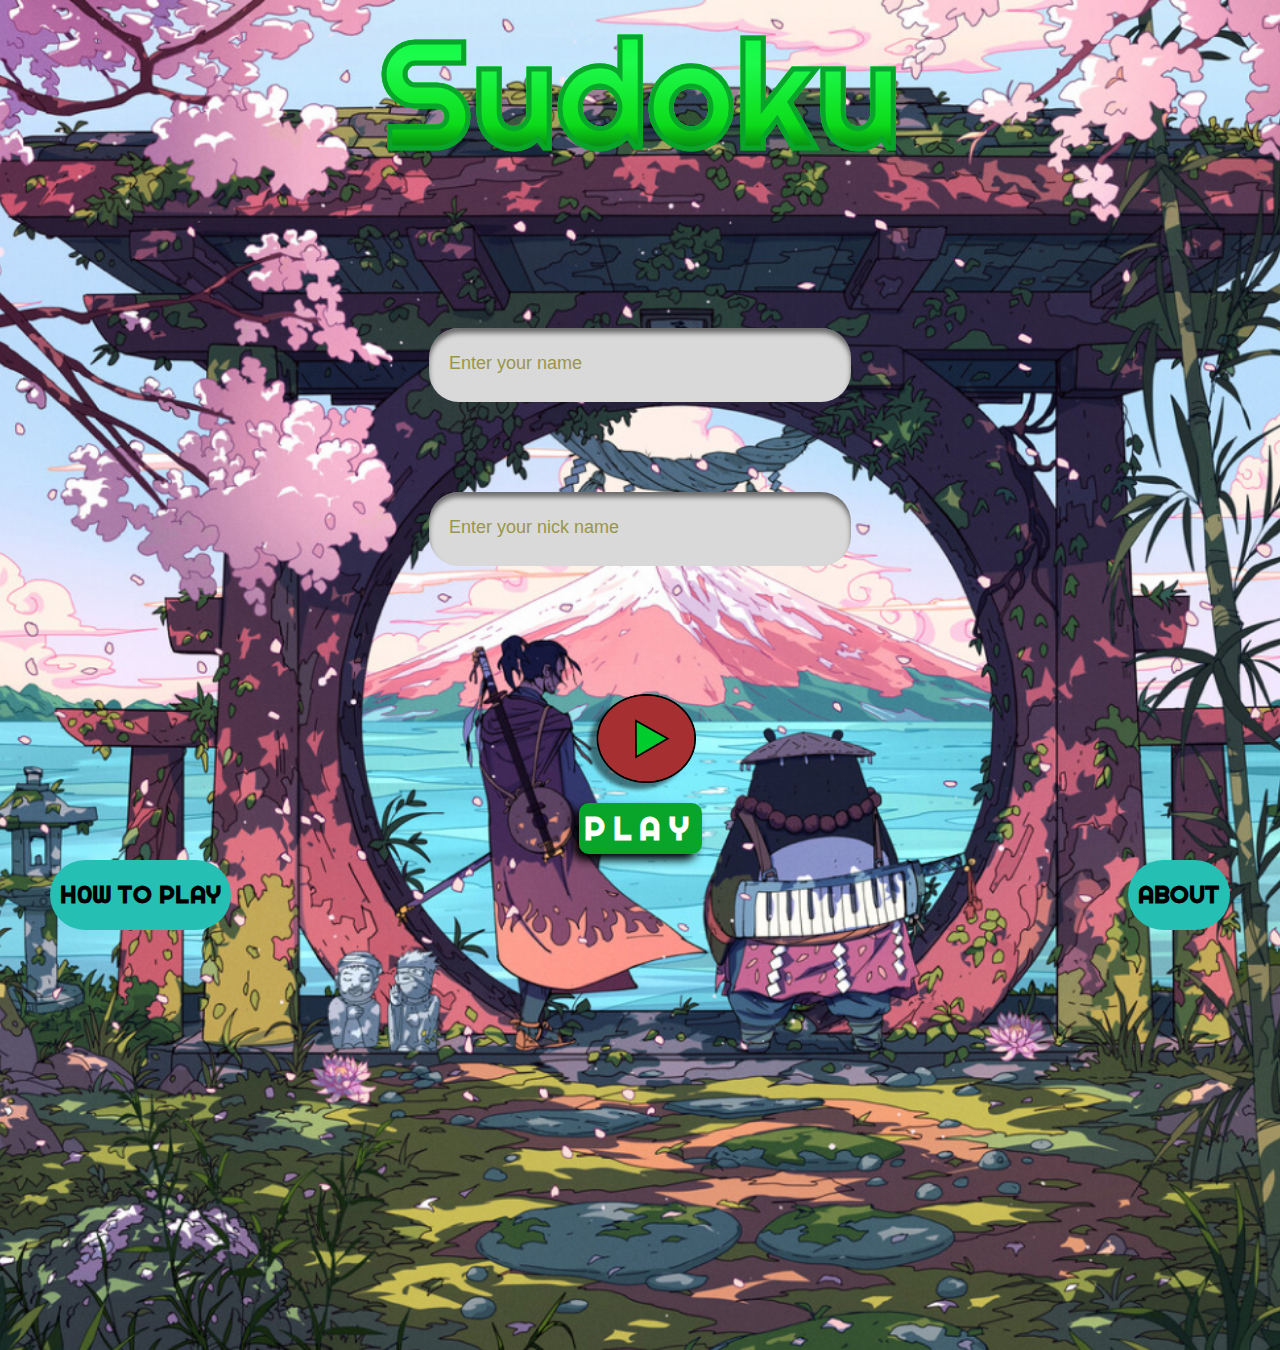
<file: index.html>
<!DOCTYPE html>
<html lang="en">
  <head>
    <meta charset="UTF-8" />
    <meta name="viewport" content="width=device-width, initial-scale=1.0" />
    <title>Sudoku</title>
    <link rel="stylesheet" href="styles.css" />
  </head>
  <body>
    <div class="background">
      <header>
        <!-- <img src="/assets/Sudoku.png" alt=""> -->
        <h1>Sudoku</h1>
      </header>
      <div class="input">
        <!-- <label for="name">Enter your name</label> -->
        <div class="name">
          <input
            type="text"
            id="name"
            name="name"
            placeholder="Enter your name"
          />
        </div>
        <div class="nickname">
          <input
            type="text"
            id="name"
            name="name"
            placeholder="Enter your nick name"
          />
        </div>
      </div>
      <div class="play">
        <a href="game.html">
          <div class="play-button">
            <img src="./assets/Play_Button.png" alt="" />
          </div>
          <h2>PLAY</h2>
        </a>
      </div>

      <div class="last">
        <a href="instruction.html">
          <div class="instruction box">
            <h2>H0W TO PLAY</h2>
          </div>
        </a>
        <a href="about.html">
          <div class="about box">
            <h2>ABOUT</h2>
          </div>
        </a>
      </div>
    </div>
  </body>
</html>
</file>
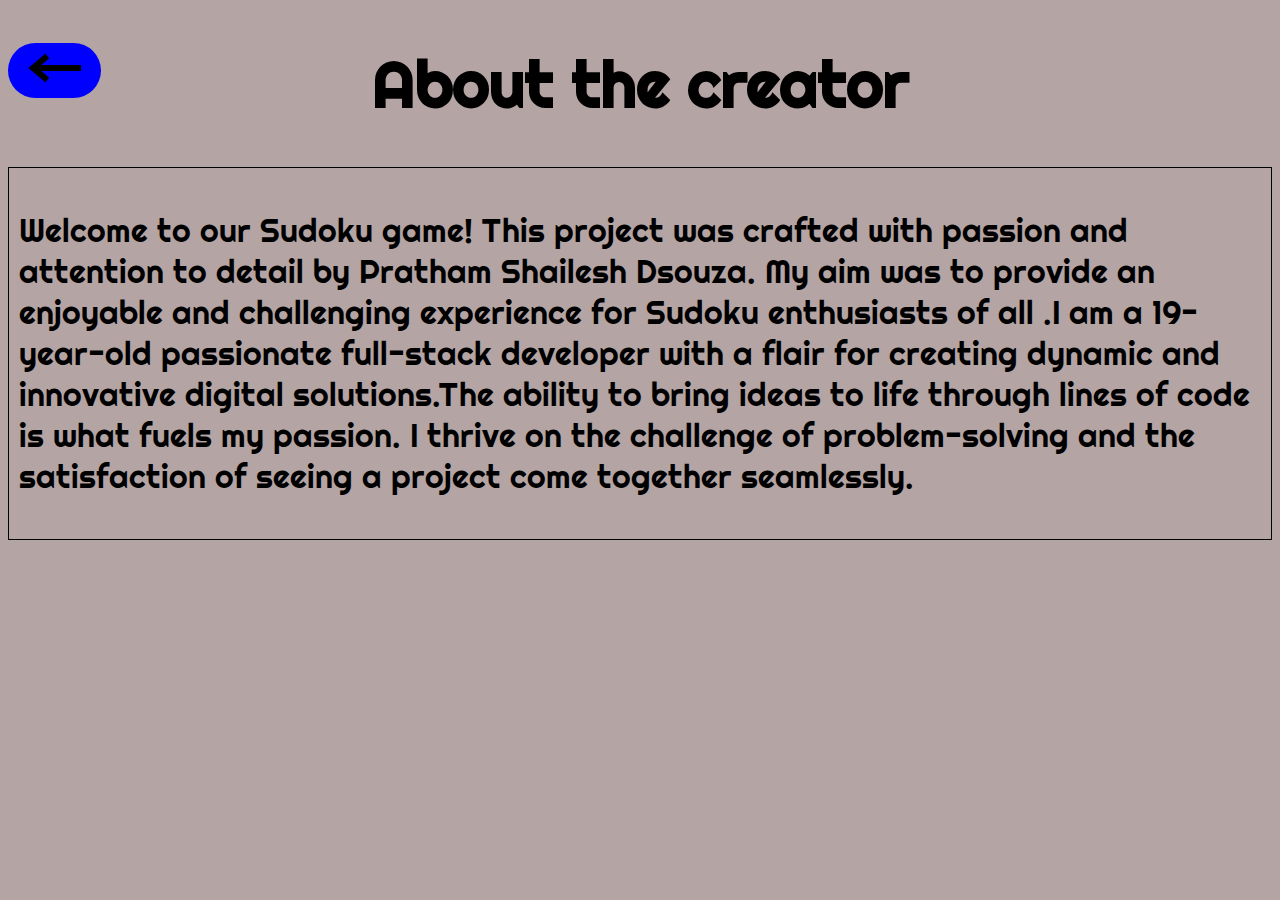
<file: about.html>
<!DOCTYPE html>
<html lang="en">
<head>
    <meta charset="UTF-8">
    <meta name="viewport" content="width=device-width, initial-scale=1.0">
    <title>About</title>
    <link rel="stylesheet" href="about.css">
</head>
<body>
    <a href="index.html">
    <div class="back">
        <img src="./assets/Back_button.png" alt="">
    </div></a>
    <header>
        <h1>About the creator</h1>
    </header>
    <div class="box">
        <p>Welcome to our Sudoku game! This project was crafted with passion and attention to detail by
Pratham Shailesh Dsouza. My aim was to provide an enjoyable and challenging experience for
Sudoku enthusiasts of all .I am  a 19-year-old passionate full-stack developer with a flair for creating
dynamic and innovative digital solutions.The ability to bring ideas to life through lines of code is 
what fuels my passion. I thrive on the challenge of problem-solving and the satisfaction of seeing a 
project come together seamlessly.</p>
    </div>
    
</body>
</html>
</file>
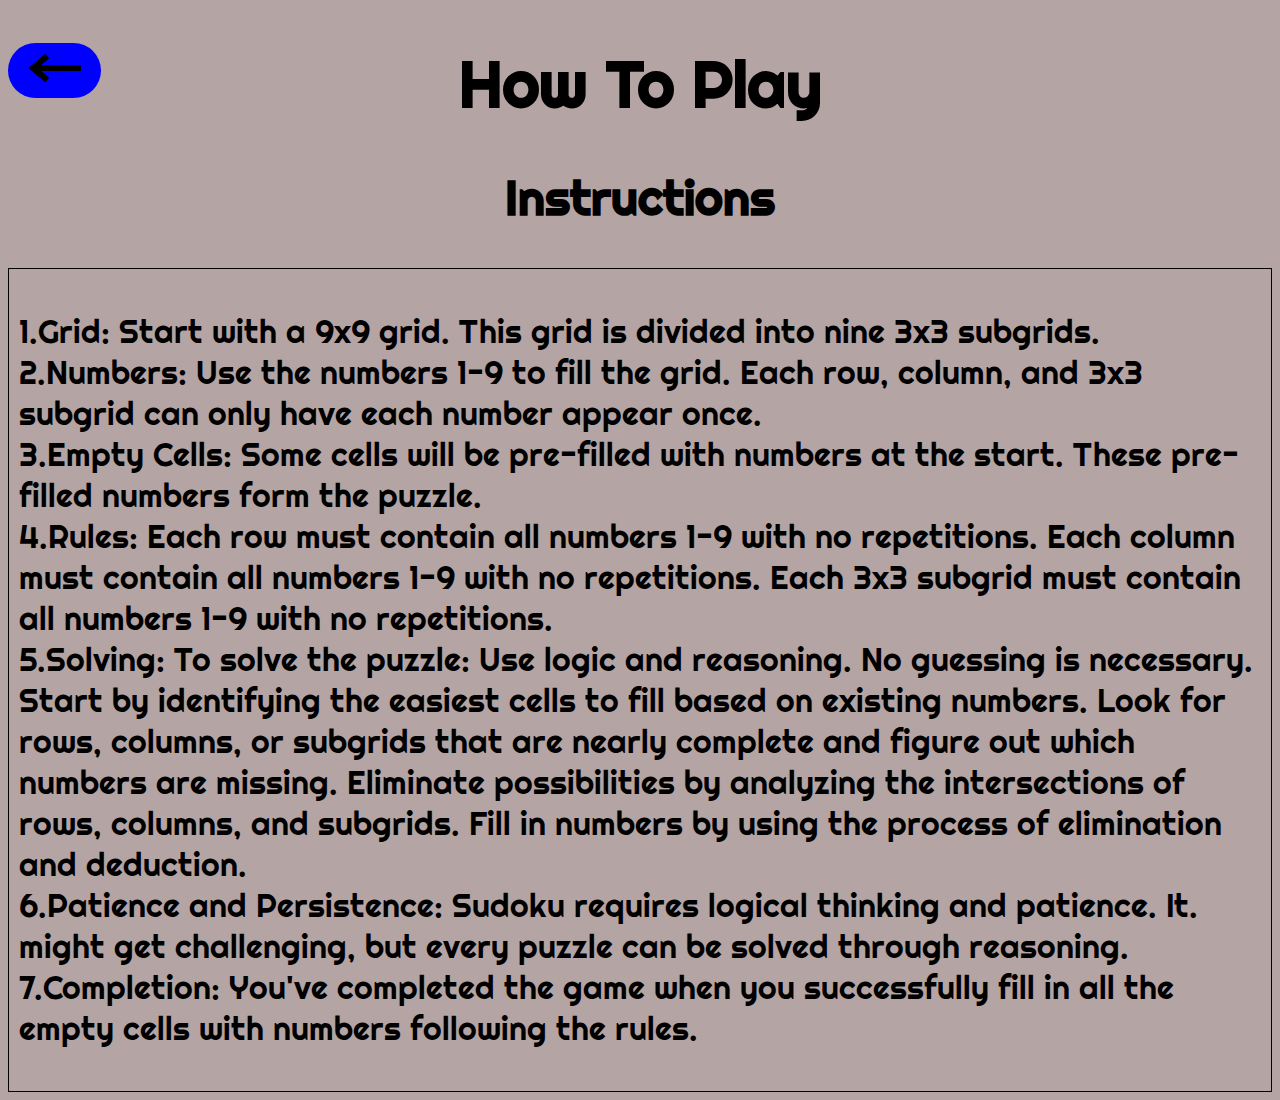
<file: instruction.html>
<!DOCTYPE html>
<html lang="en">
<head>
    <meta charset="UTF-8">
    <meta name="viewport" content="width=device-width, initial-scale=1.0">
    <title>Instructions</title>
    <link rel="stylesheet" href="instruction.css">
</head>
<body>
    <a href="index.html">
    <div class="back">
        <img src="/assets/Back_button.png" alt="">
    </div></a>
    <header>
        <h1>How To Play</h1>
        <h2>Instructions</h2>
    </header>
    <div class="box">
        <p>1.Grid: Start with a 9x9 grid. This grid is divided into nine 3x3 subgrids.
<br>2.Numbers: Use the numbers 1-9 to fill the grid. Each row, column, and 3x3 subgrid can only have each number appear
  once.
<br>3.Empty Cells: Some cells will be pre-filled with numbers at the start. These pre-filled numbers form the puzzle.
<br>4.Rules:
   Each row must contain all numbers 1-9 with no repetitions.
   Each column must contain all numbers 1-9 with no repetitions.
   Each 3x3 subgrid must contain all numbers 1-9 with no repetitions.
<br>5.Solving: To solve the puzzle:
   Use logic and reasoning. No guessing is necessary.
   Start by identifying the easiest cells to fill based on existing numbers.
   Look for rows, columns, or subgrids that are nearly complete and figure out which numbers are missing.
   Eliminate possibilities by analyzing the intersections of rows, columns, and subgrids.
   Fill in numbers by using the process of elimination and deduction.
<br>6.Patience and Persistence: Sudoku requires logical thinking and patience. It.
   might get challenging, but every puzzle can be solved through reasoning.
<br>7.Completion: You've completed the game when you successfully fill in all the 
   empty cells with numbers following the rules.</p>
    </div>
    
</body>
</html>
</file>
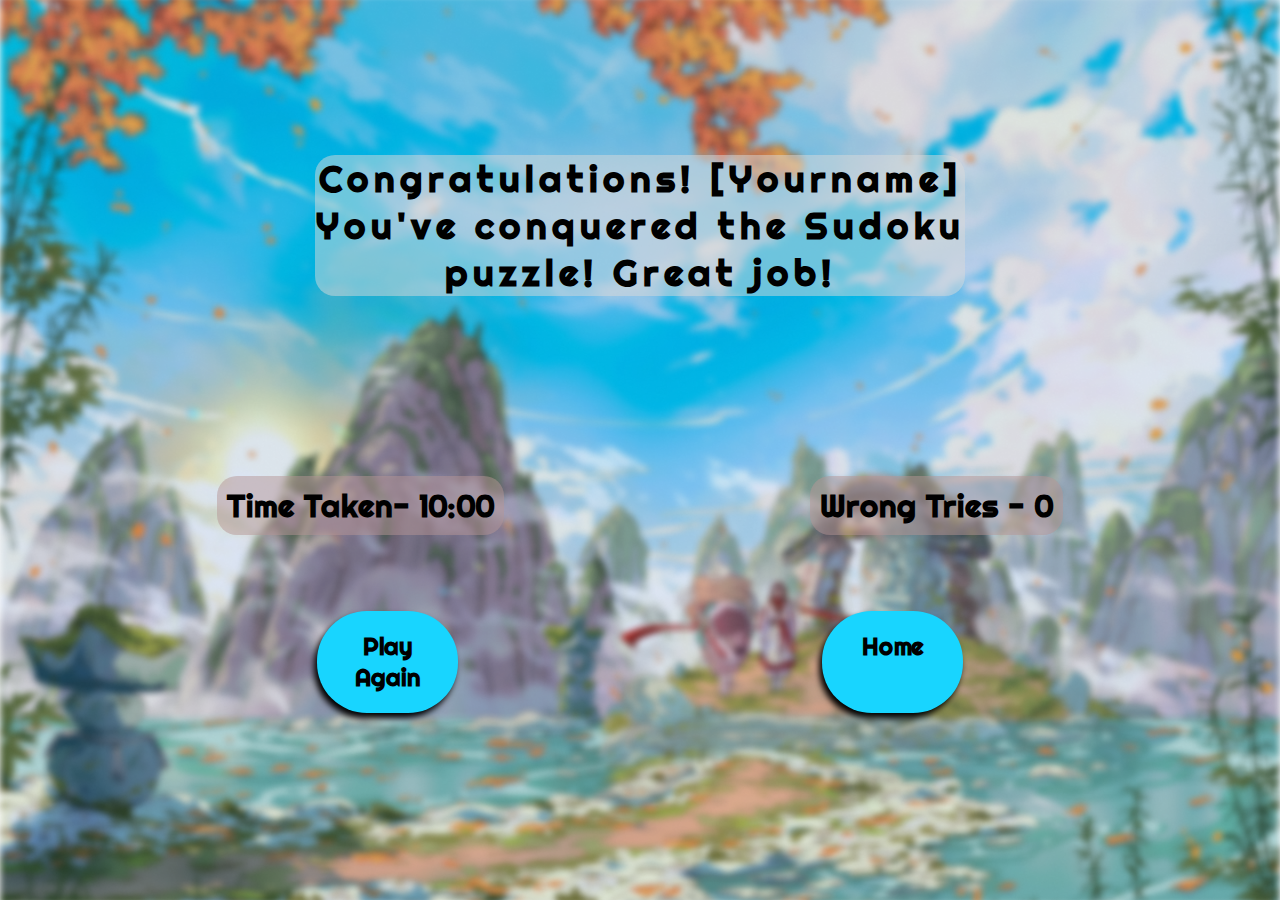
<file: result.html>
<!DOCTYPE html>
<html lang="en">
<head>
    <meta charset="UTF-8">
    <meta name="viewport" content="width=device-width, initial-scale=1.0">
    <title>Document</title>
    <link rel="stylesheet" href="result.css">
</head>
<body>
    <div class="background">
        <div class="win_text">
            <h2>Congratulations! <span>[Yourname]</span> You've conquered the Sudoku puzzle! Great job!</h2>
            <!-- <h2>You Lost ! Better Luck Next Time <span>[Nickname]</span></h2> -->
        </div>
        <div class="score">
            <div class="new">

                <div class="time"><h2>Time Taken- <span>10:00</span></h2></div>
                <div class="try"><h2>Wrong Tries - <span>0</span></h2></div>
            </div>
        </div>
        <div class="buttons">
            <div class="neww">

                <div class="play_again nn"><h2>Play Again</h2></div>
                <div class="Home nn"><h2>Home</h2></div>
            </div>
        </div>
        
    </div>
    </body>
    </html>
</file>
<file: styles.css>
@import url('https://fonts.googleapis.com/css2?family=Righteous&display=swap');
body{
    font-family: 'Righteous', sans-serif;
    margin: 0;
    padding: 0;
}

.background{
    background-image: url('./assets/First_page.jpg');
    background-size: cover;
    background-repeat: no-repeat;
    background-position: center;
    width: 100%;
    height: 150vh;
    padding: 0;
}

header{
    text-align: center;
}

header h1{
    font-size: 150px;
    -webkit-text-stroke: 0.3px #09a52b;;
    background: linear-gradient(to bottom,rgb(0, 249, 54), rgb(29, 251, 77),rgb(12, 219, 26), #000000);
    stroke: green;
    -webkit-background-clip: text;
    color: transparent; 
    margin-top: 0px;

}

input{
    background-color: #d9d9d9;
    box-shadow: inset 0 5px 5px rgba(0, 0, 0, 0.5);
    
}
::placeholder {
    color: rgb(153, 150, 74);
    font-size: 18px;
}

.input{
    display: flex;
    flex-direction: column;
    align-items: center;
}

.nickname{
    margin-top: 50px;
}

#name{
    height: 5.4em;
    width: 30em;
    border-radius: 30px;
    margin-top: 40px;
    border: none;
    padding-left: 20px;
}

.play{
    text-align: center;
     line-height: 10px;   
}


.play-button img{
    height: 100px;
    margin-top: 10%;
    margin-bottom: 30px;
    


    
}

.play h2{
    color: white;
    font-size: 2em;
    letter-spacing: 8px;
    background-color: #09a52b;
    display: inline;
    border-radius: 10px;
    padding: 5px;
    box-shadow: #000000 -6px 6px 10px ;
}

.box{
    background-color: rgb(37, 192, 179);
    display: inline-block;
    padding: 0 10px;
    border-radius: 40px;
    margin: 20px 50px;
}

.last{
    display: flex;
    justify-content: space-between;
}
a{
    text-decoration: none;
    color: #000000;
}

@media only screen and (max-width: 1000px) {
    body{
        overflow: hidden;
    }

    header h1{
        padding-top: 10%;
    }
    
    .background{
        height: 100vh;
    }
    #name{
        width: 30vw;
        height: 8vh;
        border-radius: 70px;
        
    }

    .play-button img{
        height: 10%;
        margin-top: 20%; 
    }
    .play h2{
        color: white;
        font-size: 4em;
        letter-spacing: 8px;
    }

    .last{
        font-size: 25px;
    }
    .box{
        border-radius: 50px;
    }

    ::placeholder {
        font-size: 26px;
    }

}
</file>
<file: about.css>
@import url('https://fonts.googleapis.com/css2?family=Righteous&display=swap');
body{
    font-family: 'Righteous', sans-serif;
    background-color: rgb(180, 164, 164);
}

.back{
    display: inline-block;
    background-color: blue;
    padding: 10px 20px;
    border-radius: 50px;
    position: absolute;
}

header{
    text-align: center;
    font-size: 2em;
}

.box{
    border: 1px black solid;
    font-size: 2em;
    padding: 10px;
}
</file>
<file: instruction.css>
@import url('https://fonts.googleapis.com/css2?family=Righteous&display=swap');
body{
    font-family: 'Righteous', sans-serif;
    background-color: rgb(180, 164, 164);
}

.back{
    display: inline-block;
    background-color: blue;
    padding: 10px 20px;
    border-radius: 50px;
    position: absolute;
}

header{
    text-align: center;
    font-size: 2em;
}

.box{
    border: 1px black solid;
    font-size: 2em;
    padding: 10px;
}
</file>
<file: result.css>
@import url('https://fonts.googleapis.com/css2?family=Righteous&display=swap');
body{
    padding: 0;
    margin: 0;
    font-family: 'Righteous', sans-serif;
    
    
}
.background{
     background-image: url("./assets/result_page.png");
     background-repeat: no-repeat;
     background-size: cover;
     width: 100%;
     height: 100vh;
     background-position: center;
}

.win_text{

    text-align: center;
    display: flex;
    justify-content: center;
    align-items: center;
    height: 50vh;
    /* width: 300px; */
}

.win_text h2{
    width: 650px;
    font-size: 2.3em;
    letter-spacing: 5px;
    background-color:rgba(217, 217, 217, 0.5);
    
    border-radius: 20px;
}

.score{
    display: flex;
    /* justify-content: space-around; */
    justify-content:center;

    font-size: 1.3em;
    /* border: 1px red solid; */
}

.new{
    display: flex;
    justify-content: space-around;

    width: 90%;
}

.score h2{
    background-color:rgba(181, 149, 149, 0.5);
    
    border-radius: 20px;
    padding: 10px;
}

.buttons{
    display: flex;
    justify-content: space-around;
    margin-top: 50px;


    
}

 .buttons .nn{
    background-color: rgb(24, 213, 255);
    border-radius: 50px;
    padding: 0 20px;
    width: 10%;
    text-align: center;
    box-shadow: -3px 5px 6px #000;
    
}

.neww{
    display: flex;
    justify-content: space-around;

    width: 79%;

}
</file>
